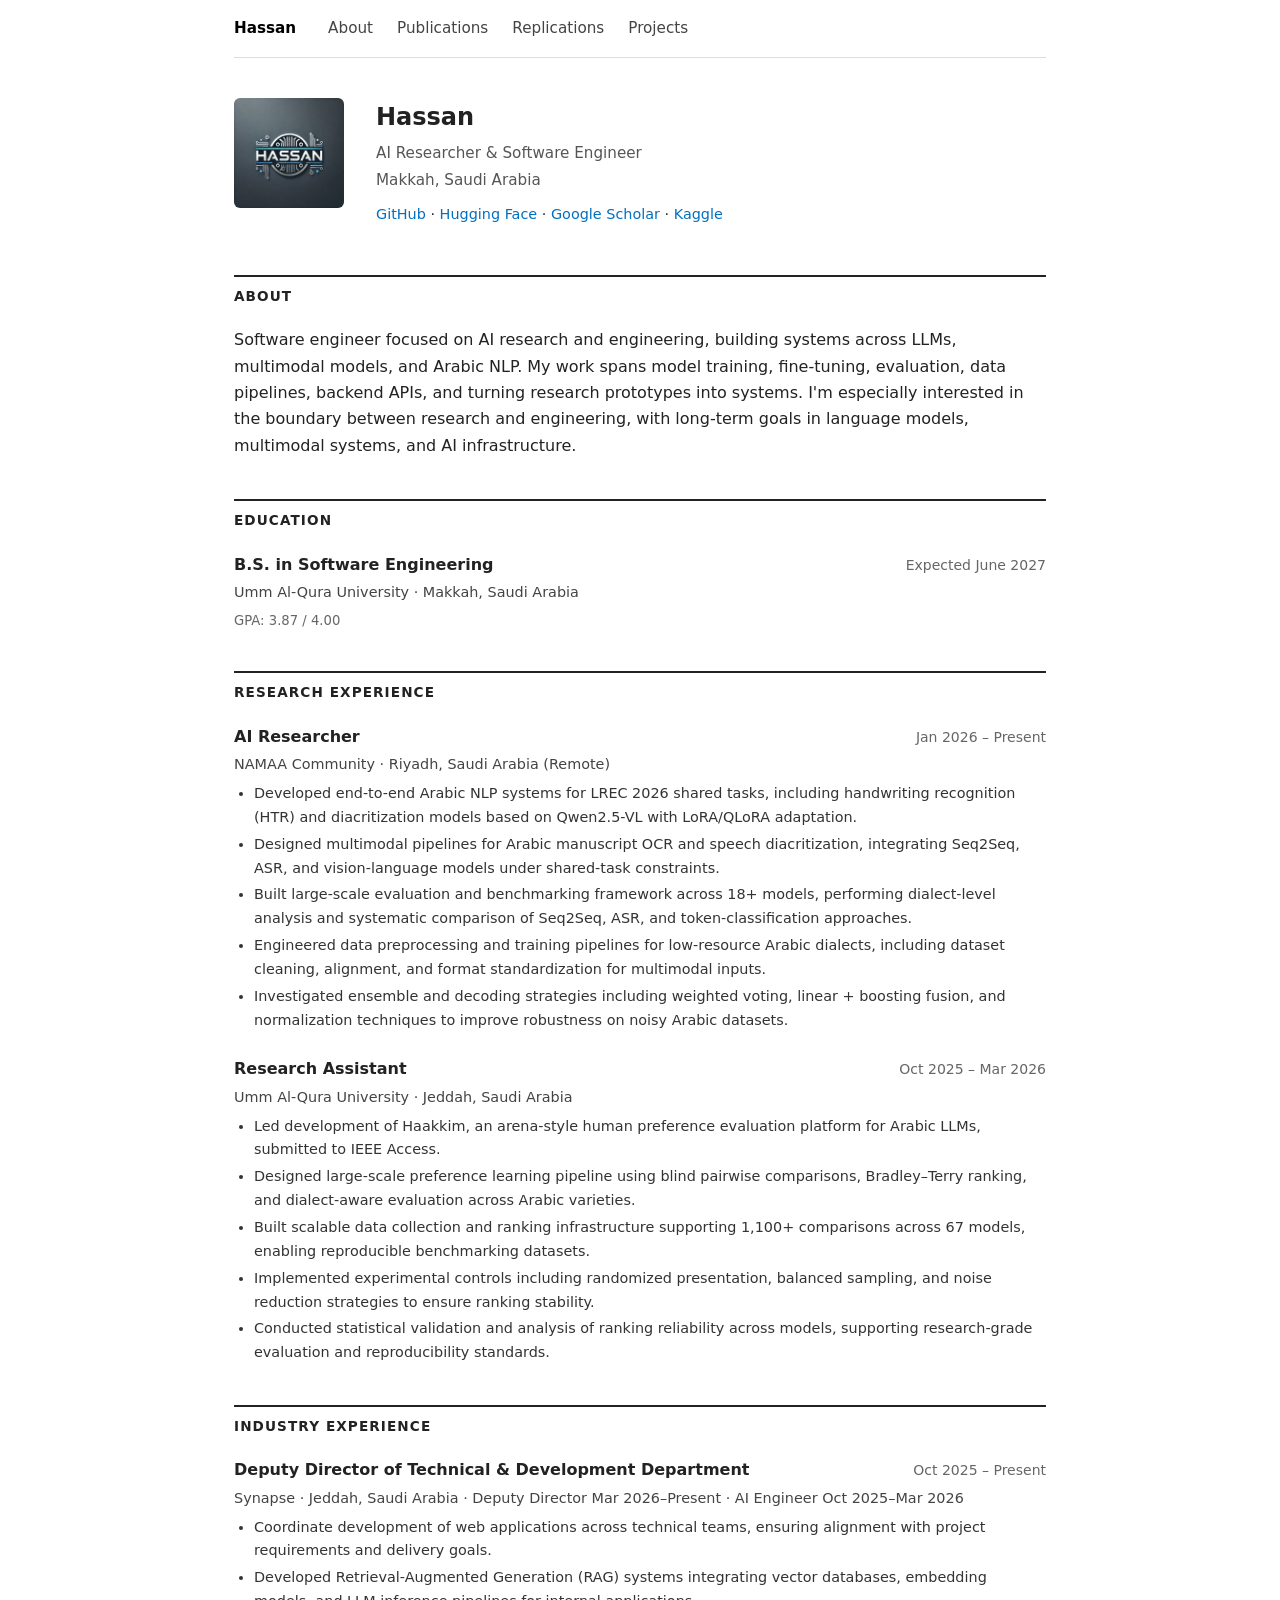
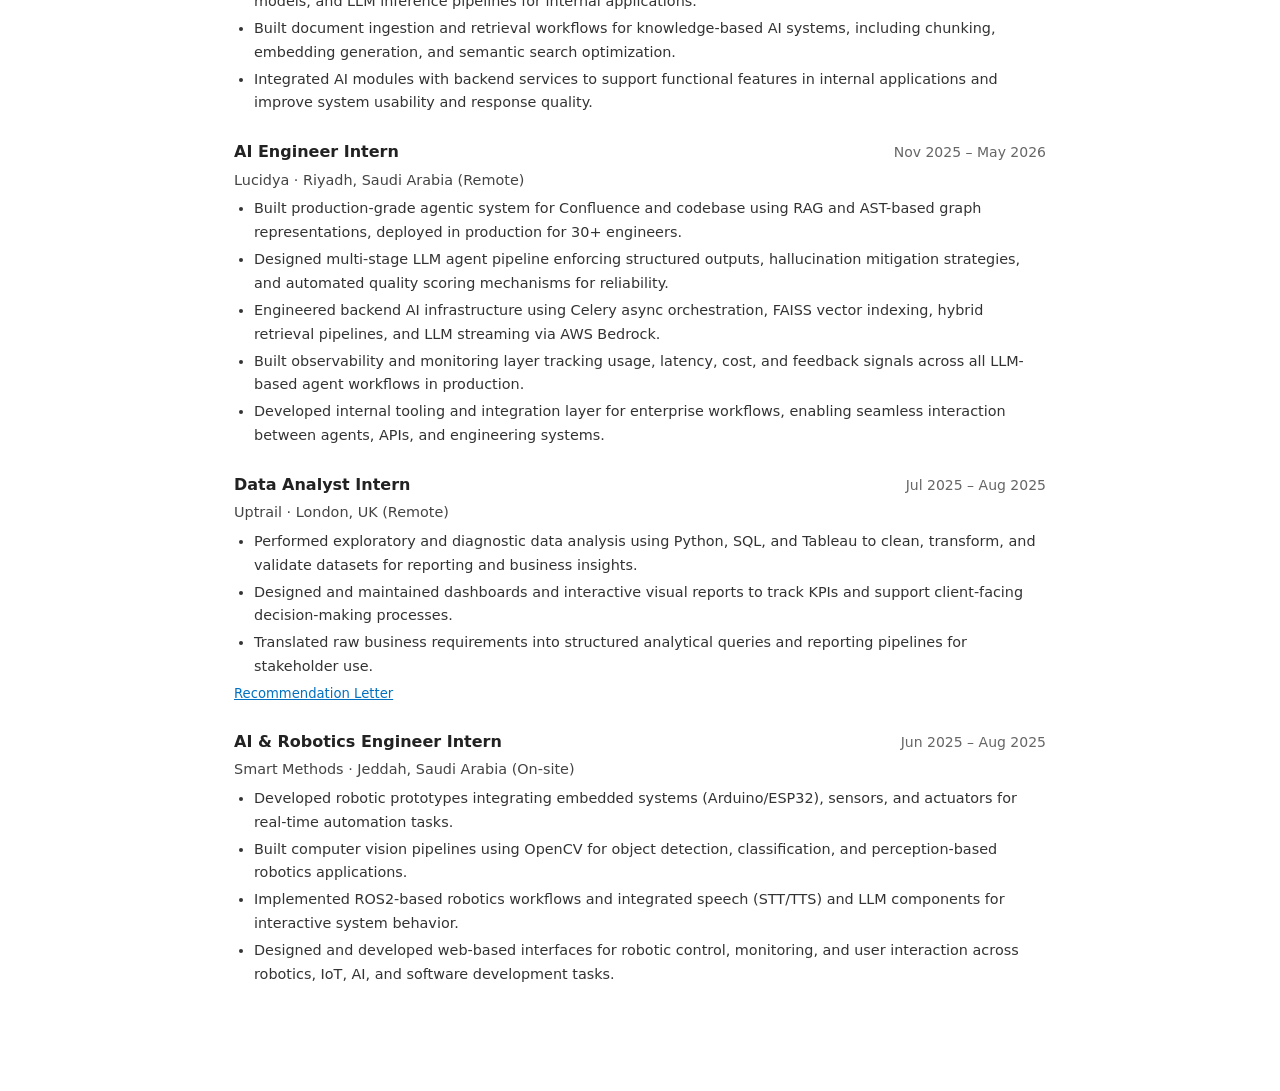
<file: index.html>
<!DOCTYPE html>
<html lang="en">
<head>
  <meta charset="UTF-8">
  <meta name="viewport" content="width=device-width, initial-scale=1.0">
  <title>Hassan</title>
  <link rel="icon" href="logo.png" type="image/png">
  <link rel="apple-touch-icon" href="logo.png">
  <link rel="stylesheet" href="styles.css">
</head>
<body>

<nav>
  <a class="site-name" href="index.html">Hassan</a>
  <a href="index.html">About</a>
  <a href="publications.html">Publications</a>
  <a href="replications.html">Replications</a>
  <a href="projects.html">Projects</a>
</nav>

<header class="profile">
  <img src="logo.png" alt="Hassan">
  <div class="profile-info">
    <h1>Hassan</h1>
    <p class="subtitle">AI Researcher &amp; Software Engineer</p>
    <p class="subtitle">Makkah, Saudi Arabia</p>
    <p class="profile-links">
      <a href="https://github.com/HasanBGIt" target="_blank" rel="noopener noreferrer">GitHub</a> ·
      <a href="https://huggingface.co/HassanB4" target="_blank" rel="noopener noreferrer">Hugging Face</a> ·
      <a href="https://scholar.google.com/citations?hl=en&amp;user=2VzOr0kAAAAJ" target="_blank" rel="noopener noreferrer">Google Scholar</a> ·
      <a href="https://www.kaggle.com/hassan45hb" target="_blank" rel="noopener noreferrer">Kaggle</a>
    </p>
  </div>
</header>

<section id="about">
  <h2>About</h2>
  <p>Software engineer focused on AI research and engineering, building systems across LLMs, multimodal models, and Arabic NLP. My work spans model training, fine-tuning, evaluation, data pipelines, backend APIs, and turning research prototypes into systems. I'm especially interested in the boundary between research and engineering, with long-term goals in language models, multimodal systems, and AI infrastructure.</p>
</section>

<section id="education">
  <h2>Education</h2>
  <div class="entry">
    <div class="entry-header">
      <h3>B.S. in Software Engineering</h3>
      <span class="date">Expected June 2027</span>
    </div>
    <p class="org">Umm Al-Qura University · Makkah, Saudi Arabia</p>
    <p class="note">GPA: 3.87 / 4.00</p>
  </div>
</section>

<section id="research">
  <h2>Research Experience</h2>

  <div class="entry">
    <div class="entry-header">
      <h3>AI Researcher</h3>
      <span class="date">Jan 2026 – Present</span>
    </div>
    <p class="org">NAMAA Community · Riyadh, Saudi Arabia (Remote)</p>
    <ul>
      <li>Developed end-to-end Arabic NLP systems for LREC 2026 shared tasks, including handwriting recognition (HTR) and diacritization models based on Qwen2.5-VL with LoRA/QLoRA adaptation.</li>
      <li>Designed multimodal pipelines for Arabic manuscript OCR and speech diacritization, integrating Seq2Seq, ASR, and vision-language models under shared-task constraints.</li>
      <li>Built large-scale evaluation and benchmarking framework across 18+ models, performing dialect-level analysis and systematic comparison of Seq2Seq, ASR, and token-classification approaches.</li>
      <li>Engineered data preprocessing and training pipelines for low-resource Arabic dialects, including dataset cleaning, alignment, and format standardization for multimodal inputs.</li>
      <li>Investigated ensemble and decoding strategies including weighted voting, linear + boosting fusion, and normalization techniques to improve robustness on noisy Arabic datasets.</li>
    </ul>
  </div>

  <div class="entry">
    <div class="entry-header">
      <h3>Research Assistant</h3>
      <span class="date">Oct 2025 – Mar 2026</span>
    </div>
    <p class="org">Umm Al-Qura University · Jeddah, Saudi Arabia</p>
    <ul>
      <li>Led development of Haakkim, an arena-style human preference evaluation platform for Arabic LLMs, submitted to IEEE Access.</li>
      <li>Designed large-scale preference learning pipeline using blind pairwise comparisons, Bradley–Terry ranking, and dialect-aware evaluation across Arabic varieties.</li>
      <li>Built scalable data collection and ranking infrastructure supporting 1,100+ comparisons across 67 models, enabling reproducible benchmarking datasets.</li>
      <li>Implemented experimental controls including randomized presentation, balanced sampling, and noise reduction strategies to ensure ranking stability.</li>
      <li>Conducted statistical validation and analysis of ranking reliability across models, supporting research-grade evaluation and reproducibility standards.</li>
    </ul>
  </div>
</section>

<section id="industry">
  <h2>Industry Experience</h2>

  <div class="entry">
    <div class="entry-header">
      <h3>Deputy Director of Technical &amp; Development Department</h3>
      <span class="date">Oct 2025 – Present</span>
    </div>
    <p class="org">Synapse · Jeddah, Saudi Arabia · Deputy Director Mar 2026–Present · AI Engineer Oct 2025–Mar 2026</p>
    <ul>
      <li>Coordinate development of web applications across technical teams, ensuring alignment with project requirements and delivery goals.</li>
      <li>Developed Retrieval-Augmented Generation (RAG) systems integrating vector databases, embedding models, and LLM inference pipelines for internal applications.</li>
      <li>Built document ingestion and retrieval workflows for knowledge-based AI systems, including chunking, embedding generation, and semantic search optimization.</li>
      <li>Integrated AI modules with backend services to support functional features in internal applications and improve system usability and response quality.</li>
    </ul>
  </div>

  <div class="entry">
    <div class="entry-header">
      <h3>AI Engineer Intern</h3>
      <span class="date">Nov 2025 – May 2026</span>
    </div>
    <p class="org">Lucidya · Riyadh, Saudi Arabia (Remote)</p>
    <ul>
      <li>Built production-grade agentic system for Confluence and codebase using RAG and AST-based graph representations, deployed in production for 30+ engineers.</li>
      <li>Designed multi-stage LLM agent pipeline enforcing structured outputs, hallucination mitigation strategies, and automated quality scoring mechanisms for reliability.</li>
      <li>Engineered backend AI infrastructure using Celery async orchestration, FAISS vector indexing, hybrid retrieval pipelines, and LLM streaming via AWS Bedrock.</li>
      <li>Built observability and monitoring layer tracking usage, latency, cost, and feedback signals across all LLM-based agent workflows in production.</li>
      <li>Developed internal tooling and integration layer for enterprise workflows, enabling seamless interaction between agents, APIs, and engineering systems.</li>
    </ul>
  </div>

  <div class="entry">
    <div class="entry-header">
      <h3>Data Analyst Intern</h3>
      <span class="date">Jul 2025 – Aug 2025</span>
    </div>
    <p class="org">Uptrail · London, UK (Remote)</p>
    <ul>
      <li>Performed exploratory and diagnostic data analysis using Python, SQL, and Tableau to clean, transform, and validate datasets for reporting and business insights.</li>
      <li>Designed and maintained dashboards and interactive visual reports to track KPIs and support client-facing decision-making processes.</li>
      <li>Translated raw business requirements into structured analytical queries and reporting pipelines for stakeholder use.</li>
    </ul>
    <p class="note"><a href="https://drive.google.com/file/d/1MT1BZYHqZcvKfMhM3AVBGndY0aQO_t9o/view" target="_blank" rel="noopener noreferrer">Recommendation Letter</a></p>
  </div>

  <div class="entry">
    <div class="entry-header">
      <h3>AI &amp; Robotics Engineer Intern</h3>
      <span class="date">Jun 2025 – Aug 2025</span>
    </div>
    <p class="org">Smart Methods · Jeddah, Saudi Arabia (On-site)</p>
    <ul>
      <li>Developed robotic prototypes integrating embedded systems (Arduino/ESP32), sensors, and actuators for real-time automation tasks.</li>
      <li>Built computer vision pipelines using OpenCV for object detection, classification, and perception-based robotics applications.</li>
      <li>Implemented ROS2-based robotics workflows and integrated speech (STT/TTS) and LLM components for interactive system behavior.</li>
      <li>Designed and developed web-based interfaces for robotic control, monitoring, and user interaction across robotics, IoT, AI, and software development tasks.</li>
    </ul>
  </div>
</section>


</body>
</html>
</file>
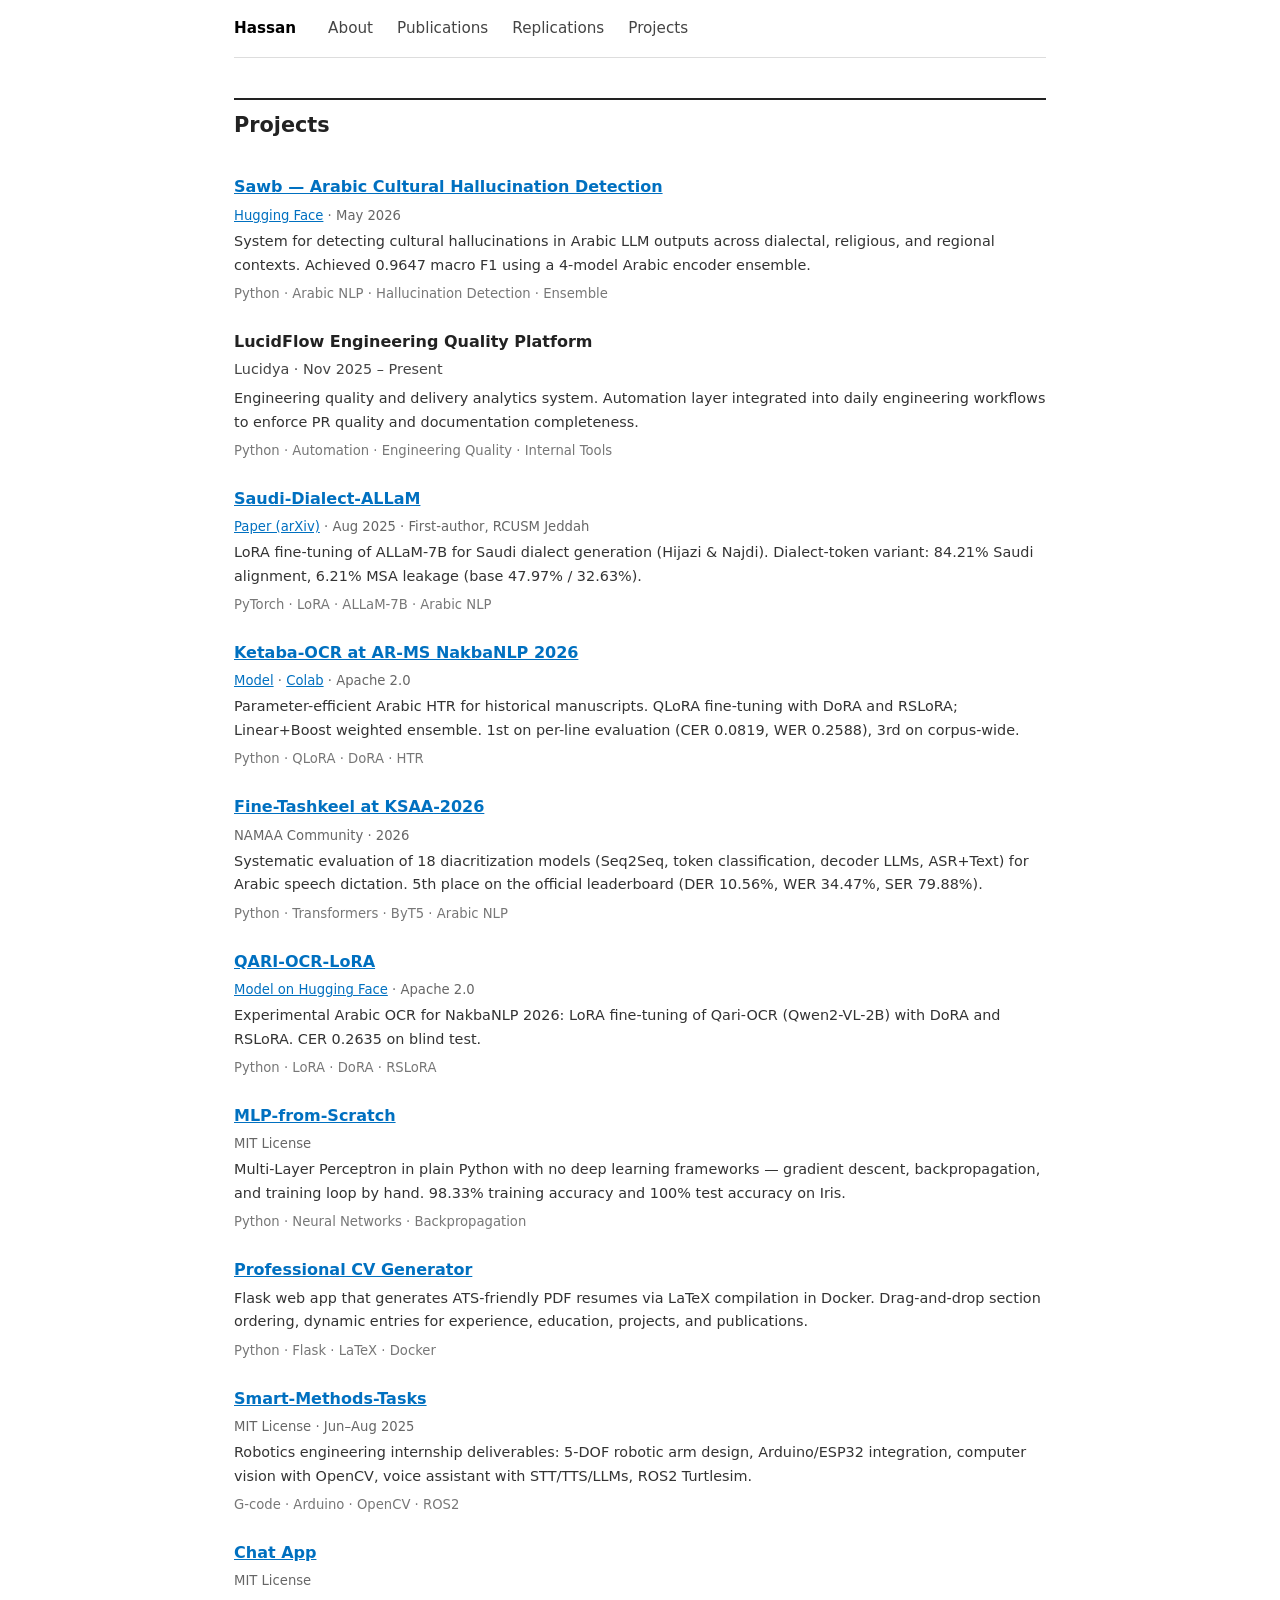
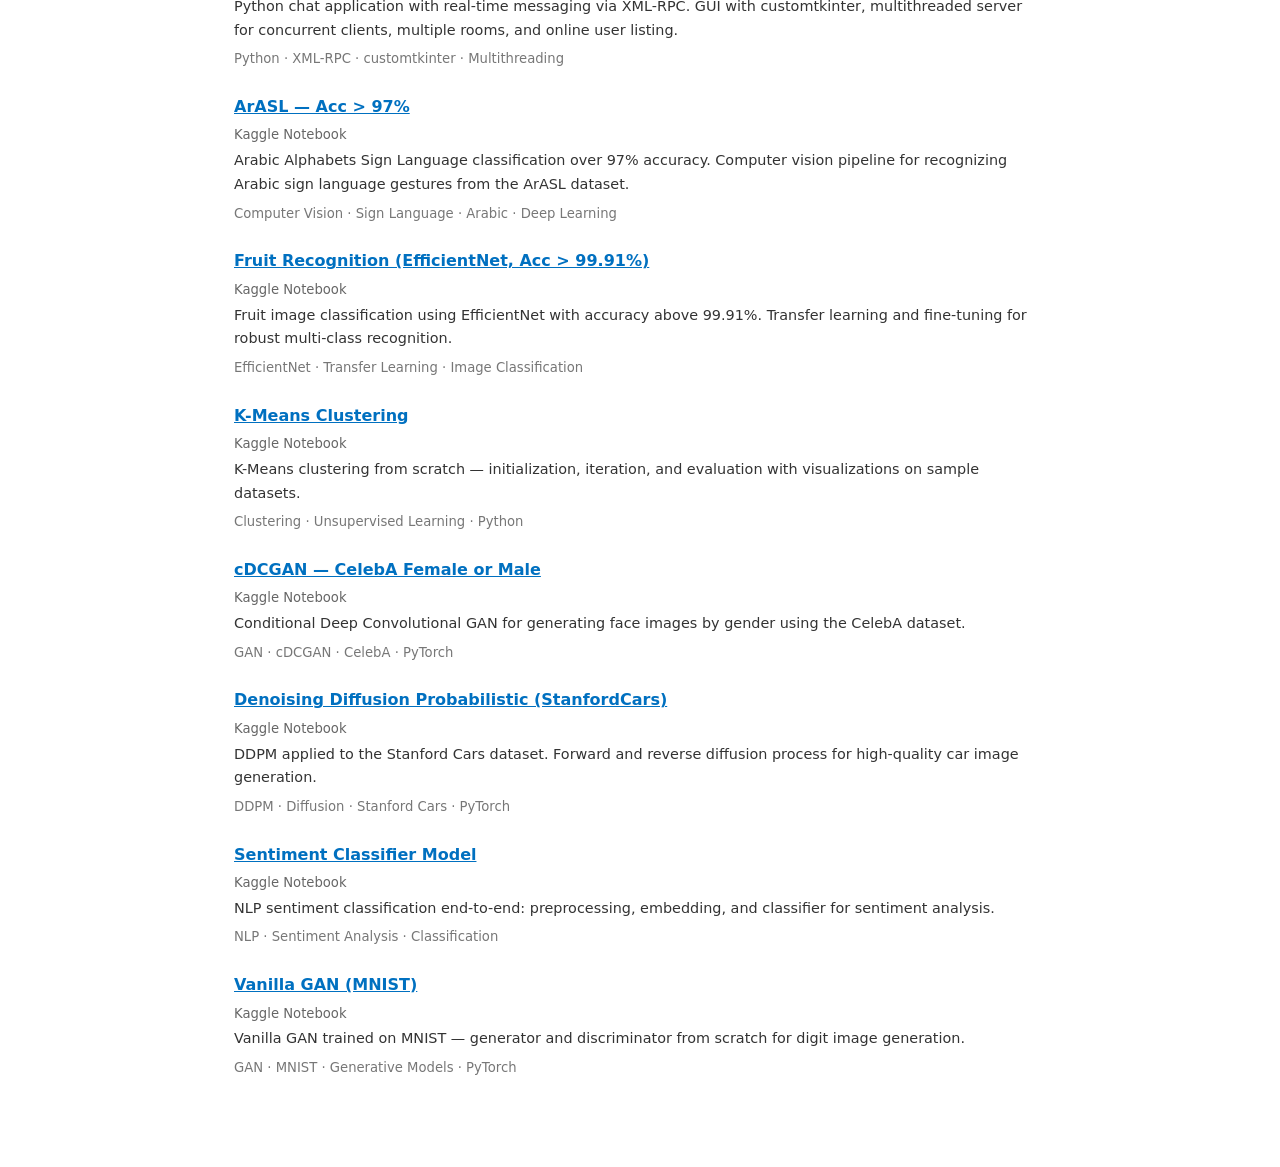
<file: projects.html>
<!DOCTYPE html>
<html lang="en">
<head>
  <meta charset="UTF-8">
  <meta name="viewport" content="width=device-width, initial-scale=1.0">
  <title>Projects — Hassan</title>
  <link rel="icon" href="logo.png" type="image/png">
  <link rel="apple-touch-icon" href="logo.png">
  <link rel="stylesheet" href="styles.css">
</head>
<body>

<nav>
  <a class="site-name" href="index.html">Hassan</a>
  <a href="index.html">About</a>
  <a href="publications.html">Publications</a>
  <a href="replications.html">Replications</a>
  <a href="projects.html">Projects</a>
</nav>

<h2 class="page-title">Projects</h2>

<div class="entry">
  <h3><a href="https://github.com/HasanBGIt/Sawb" target="_blank" rel="noopener noreferrer">Sawb — Arabic Cultural Hallucination Detection</a></h3>
  <p class="note"><a href="https://huggingface.co/collections/HassanB4/sawb-arabic-cultural-hallucination-detection" target="_blank" rel="noopener noreferrer">Hugging Face</a> · May 2026</p>
  <p>System for detecting cultural hallucinations in Arabic LLM outputs across dialectal, religious, and regional contexts. Achieved 0.9647 macro F1 using a 4-model Arabic encoder ensemble.</p>
  <p class="tags">Python · Arabic NLP · Hallucination Detection · Ensemble</p>
</div>

<div class="entry">
  <h3>LucidFlow Engineering Quality Platform</h3>
  <p class="org">Lucidya · Nov 2025 – Present</p>
  <p>Engineering quality and delivery analytics system. Automation layer integrated into daily engineering workflows to enforce PR quality and documentation completeness.</p>
  <p class="tags">Python · Automation · Engineering Quality · Internal Tools</p>
</div>

<div class="entry">
  <h3><a href="https://github.com/HasanBGIt/Saudi-Dialect-ALLaM" target="_blank" rel="noopener noreferrer">Saudi-Dialect-ALLaM</a></h3>
  <p class="note"><a href="https://www.arxiv.org/abs/2508.13525" target="_blank" rel="noopener noreferrer">Paper (arXiv)</a> · Aug 2025 · First-author, RCUSM Jeddah</p>
  <p>LoRA fine-tuning of ALLaM-7B for Saudi dialect generation (Hijazi &amp; Najdi). Dialect-token variant: 84.21% Saudi alignment, 6.21% MSA leakage (base 47.97% / 32.63%).</p>
  <p class="tags">PyTorch · LoRA · ALLaM-7B · Arabic NLP</p>
</div>

<div class="entry">
  <h3><a href="https://github.com/HasanBGIt/Ketaba-OCR-LoRA" target="_blank" rel="noopener noreferrer">Ketaba-OCR at AR-MS NakbaNLP 2026</a></h3>
  <p class="note"><a href="https://huggingface.co/HassanB4/Ketaba-OCR-LoRA" target="_blank" rel="noopener noreferrer">Model</a> · <a href="https://colab.research.google.com/drive/1eKVDxrgMlyBLhDnW_0Gdm2kHC1153N7j?usp=sharing" target="_blank" rel="noopener noreferrer">Colab</a> · Apache 2.0</p>
  <p>Parameter-efficient Arabic HTR for historical manuscripts. QLoRA fine-tuning with DoRA and RSLoRA; Linear+Boost weighted ensemble. 1st on per-line evaluation (CER 0.0819, WER 0.2588), 3rd on corpus-wide.</p>
  <p class="tags">Python · QLoRA · DoRA · HTR</p>
</div>

<div class="entry">
  <h3><a href="https://github.com/HasanBGIt/KSAA2026-Fine-Tashkeel" target="_blank" rel="noopener noreferrer">Fine-Tashkeel at KSAA-2026</a></h3>
  <p class="note">NAMAA Community · 2026</p>
  <p>Systematic evaluation of 18 diacritization models (Seq2Seq, token classification, decoder LLMs, ASR+Text) for Arabic speech dictation. 5th place on the official leaderboard (DER 10.56%, WER 34.47%, SER 79.88%).</p>
  <p class="tags">Python · Transformers · ByT5 · Arabic NLP</p>
</div>

<div class="entry">
  <h3><a href="https://github.com/HasanBGIt/QARI-OCR-LoRA" target="_blank" rel="noopener noreferrer">QARI-OCR-LoRA</a></h3>
  <p class="note"><a href="https://huggingface.co/HassanB4/Qari-OCR-LoRA" target="_blank" rel="noopener noreferrer">Model on Hugging Face</a> · Apache 2.0</p>
  <p>Experimental Arabic OCR for NakbaNLP 2026: LoRA fine-tuning of Qari-OCR (Qwen2-VL-2B) with DoRA and RSLoRA. CER 0.2635 on blind test.</p>
  <p class="tags">Python · LoRA · DoRA · RSLoRA</p>
</div>

<div class="entry">
  <h3><a href="https://github.com/HasanBGIt/MLP-from-Scratch" target="_blank" rel="noopener noreferrer">MLP-from-Scratch</a></h3>
  <p class="note">MIT License</p>
  <p>Multi-Layer Perceptron in plain Python with no deep learning frameworks — gradient descent, backpropagation, and training loop by hand. 98.33% training accuracy and 100% test accuracy on Iris.</p>
  <p class="tags">Python · Neural Networks · Backpropagation</p>
</div>

<div class="entry">
  <h3><a href="https://github.com/HasanBGIt/CV-Website" target="_blank" rel="noopener noreferrer">Professional CV Generator</a></h3>
  <p>Flask web app that generates ATS-friendly PDF resumes via LaTeX compilation in Docker. Drag-and-drop section ordering, dynamic entries for experience, education, projects, and publications.</p>
  <p class="tags">Python · Flask · LaTeX · Docker</p>
</div>

<div class="entry">
  <h3><a href="https://github.com/HasanBGIt/Smart-Methods-Tasks" target="_blank" rel="noopener noreferrer">Smart-Methods-Tasks</a></h3>
  <p class="note">MIT License · Jun–Aug 2025</p>
  <p>Robotics engineering internship deliverables: 5-DOF robotic arm design, Arduino/ESP32 integration, computer vision with OpenCV, voice assistant with STT/TTS/LLMs, ROS2 Turtlesim.</p>
  <p class="tags">G-code · Arduino · OpenCV · ROS2</p>
</div>

<div class="entry">
  <h3><a href="https://github.com/HasanBGIt/Chat_App" target="_blank" rel="noopener noreferrer">Chat App</a></h3>
  <p class="note">MIT License</p>
  <p>Python chat application with real-time messaging via XML-RPC. GUI with customtkinter, multithreaded server for concurrent clients, multiple rooms, and online user listing.</p>
  <p class="tags">Python · XML-RPC · customtkinter · Multithreading</p>
</div>

<div class="entry">
  <h3><a href="https://www.kaggle.com/code/hassan45hb/arasl-acc-97" target="_blank" rel="noopener noreferrer">ArASL — Acc &gt; 97%</a></h3>
  <p class="note">Kaggle Notebook</p>
  <p>Arabic Alphabets Sign Language classification over 97% accuracy. Computer vision pipeline for recognizing Arabic sign language gestures from the ArASL dataset.</p>
  <p class="tags">Computer Vision · Sign Language · Arabic · Deep Learning</p>
</div>

<div class="entry">
  <h3><a href="https://www.kaggle.com/code/hassan45hb/fruit-recognition-efficientnet-acc-99-91" target="_blank" rel="noopener noreferrer">Fruit Recognition (EfficientNet, Acc &gt; 99.91%)</a></h3>
  <p class="note">Kaggle Notebook</p>
  <p>Fruit image classification using EfficientNet with accuracy above 99.91%. Transfer learning and fine-tuning for robust multi-class recognition.</p>
  <p class="tags">EfficientNet · Transfer Learning · Image Classification</p>
</div>

<div class="entry">
  <h3><a href="https://www.kaggle.com/code/hassan45hb/k-means-clustering" target="_blank" rel="noopener noreferrer">K-Means Clustering</a></h3>
  <p class="note">Kaggle Notebook</p>
  <p>K-Means clustering from scratch — initialization, iteration, and evaluation with visualizations on sample datasets.</p>
  <p class="tags">Clustering · Unsupervised Learning · Python</p>
</div>

<div class="entry">
  <h3><a href="https://www.kaggle.com/code/hassan45hb/cdcgan-celeba-female-or-male" target="_blank" rel="noopener noreferrer">cDCGAN — CelebA Female or Male</a></h3>
  <p class="note">Kaggle Notebook</p>
  <p>Conditional Deep Convolutional GAN for generating face images by gender using the CelebA dataset.</p>
  <p class="tags">GAN · cDCGAN · CelebA · PyTorch</p>
</div>

<div class="entry">
  <h3><a href="https://www.kaggle.com/code/hassan45hb/denoising-diffusion-probabilistic-stanfordcars" target="_blank" rel="noopener noreferrer">Denoising Diffusion Probabilistic (StanfordCars)</a></h3>
  <p class="note">Kaggle Notebook</p>
  <p>DDPM applied to the Stanford Cars dataset. Forward and reverse diffusion process for high-quality car image generation.</p>
  <p class="tags">DDPM · Diffusion · Stanford Cars · PyTorch</p>
</div>

<div class="entry">
  <h3><a href="https://www.kaggle.com/code/hassan45hb/sentiment-classifier-model" target="_blank" rel="noopener noreferrer">Sentiment Classifier Model</a></h3>
  <p class="note">Kaggle Notebook</p>
  <p>NLP sentiment classification end-to-end: preprocessing, embedding, and classifier for sentiment analysis.</p>
  <p class="tags">NLP · Sentiment Analysis · Classification</p>
</div>

<div class="entry">
  <h3><a href="https://www.kaggle.com/code/hassan45hb/vanilla-gan-mnist" target="_blank" rel="noopener noreferrer">Vanilla GAN (MNIST)</a></h3>
  <p class="note">Kaggle Notebook</p>
  <p>Vanilla GAN trained on MNIST — generator and discriminator from scratch for digit image generation.</p>
  <p class="tags">GAN · MNIST · Generative Models · PyTorch</p>
</div>

</body>
</html>
</file>
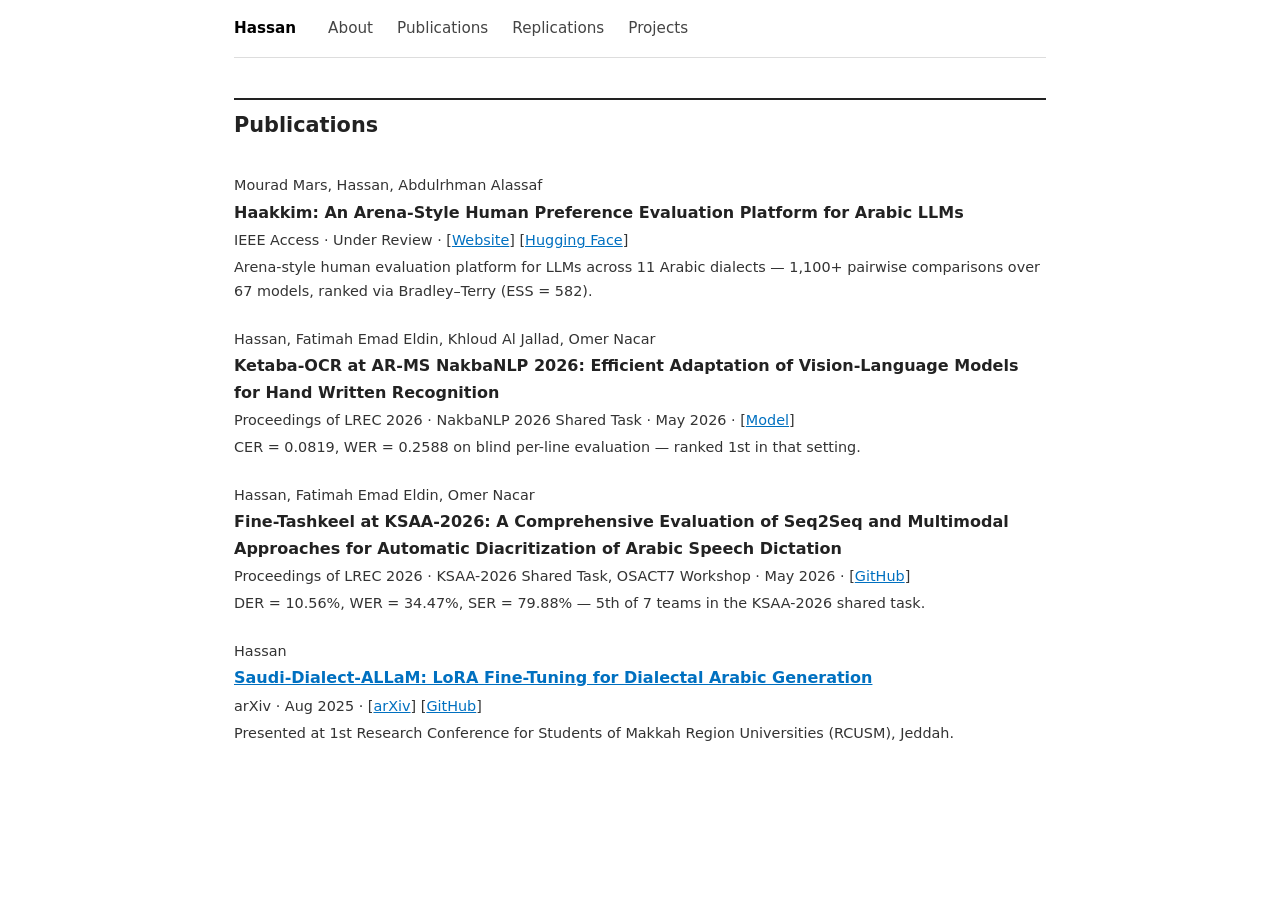
<file: publications.html>
<!DOCTYPE html>
<html lang="en">
<head>
  <meta charset="UTF-8">
  <meta name="viewport" content="width=device-width, initial-scale=1.0">
  <title>Publications — Hassan</title>
  <link rel="icon" href="logo.png" type="image/png">
  <link rel="apple-touch-icon" href="logo.png">
  <link rel="stylesheet" href="styles.css">
</head>
<body>

<nav>
  <a class="site-name" href="index.html">Hassan</a>
  <a href="index.html">About</a>
  <a href="publications.html">Publications</a>
  <a href="replications.html">Replications</a>
  <a href="projects.html">Projects</a>
</nav>

<h2 class="page-title">Publications</h2>

<div class="entry">
  <p class="pub-authors">Mourad Mars, Hassan, Abdulrhman Alassaf</p>
  <h3>Haakkim: An Arena-Style Human Preference Evaluation Platform for Arabic LLMs</h3>
  <p class="pub-meta">IEEE Access · Under Review · [<a href="https://haakkim.tech/" target="_blank" rel="noopener noreferrer">Website</a>] [<a href="https://huggingface.co/datasets/Haakkim/Haakkim-1.0v" target="_blank" rel="noopener noreferrer">Hugging Face</a>]</p>
  <p class="pub-venue">Arena-style human evaluation platform for LLMs across 11 Arabic dialects — 1,100+ pairwise comparisons over 67 models, ranked via Bradley–Terry (ESS = 582).</p>
</div>

<div class="entry">
  <p class="pub-authors">Hassan, Fatimah Emad Eldin, Khloud Al Jallad, Omer Nacar</p>
  <h3>Ketaba-OCR at AR-MS NakbaNLP 2026: Efficient Adaptation of Vision-Language Models for Hand Written Recognition</h3>
  <p class="pub-meta">Proceedings of LREC 2026 · NakbaNLP 2026 Shared Task · May 2026 · [<a href="https://huggingface.co/HassanB4/Ketaba-OCR-LoRA" target="_blank" rel="noopener noreferrer">Model</a>]</p>
  <p class="pub-venue">CER = 0.0819, WER = 0.2588 on blind per-line evaluation — ranked 1st in that setting.</p>
</div>

<div class="entry">
  <p class="pub-authors">Hassan, Fatimah Emad Eldin, Omer Nacar</p>
  <h3>Fine-Tashkeel at KSAA-2026: A Comprehensive Evaluation of Seq2Seq and Multimodal Approaches for Automatic Diacritization of Arabic Speech Dictation</h3>
  <p class="pub-meta">Proceedings of LREC 2026 · KSAA-2026 Shared Task, OSACT7 Workshop · May 2026 · [<a href="https://github.com/HasanBGIt/KSAA2026-Fine-Tashkeel" target="_blank" rel="noopener noreferrer">GitHub</a>]</p>
  <p class="pub-venue">DER = 10.56%, WER = 34.47%, SER = 79.88% — 5th of 7 teams in the KSAA-2026 shared task.</p>
</div>

<div class="entry">
  <p class="pub-authors">Hassan</p>
  <h3><a href="https://www.arxiv.org/abs/2508.13525" target="_blank" rel="noopener noreferrer">Saudi-Dialect-ALLaM: LoRA Fine-Tuning for Dialectal Arabic Generation</a></h3>
  <p class="pub-meta">arXiv · Aug 2025 · [<a href="https://www.arxiv.org/abs/2508.13525" target="_blank" rel="noopener noreferrer">arXiv</a>] [<a href="https://github.com/HasanBGIt/Saudi-Dialect-ALLaM" target="_blank" rel="noopener noreferrer">GitHub</a>]</p>
  <p class="pub-venue">Presented at 1st Research Conference for Students of Makkah Region Universities (RCUSM), Jeddah.</p>
</div>

</body>
</html>
</file>
<file: styles.css>
*, *::before, *::after { box-sizing: border-box; margin: 0; padding: 0; }

body {
  font-family: system-ui, -apple-system, BlinkMacSystemFont, "Segoe UI", sans-serif;
  font-size: 16px;
  line-height: 1.65;
  color: #222;
  background: #fff;
  max-width: 860px;
  margin: 0 auto;
  padding: 0 1.5rem 4rem;
}

/* ── Navigation ── */
nav {
  display: flex;
  align-items: center;
  gap: 1.5rem;
  padding: 1rem 0;
  border-bottom: 1px solid #ddd;
  margin-bottom: 2.5rem;
}

nav a {
  text-decoration: none;
  color: #444;
  font-size: 0.95rem;
}

nav a:hover { color: #000; text-decoration: underline; }

nav .site-name {
  font-weight: 700;
  color: #000;
  margin-right: 0.5rem;
}

/* ── Profile header ── */
.profile {
  display: flex;
  gap: 2rem;
  align-items: flex-start;
  margin-bottom: 3rem;
}

.profile img {
  width: 110px;
  height: 110px;
  border-radius: 6px;
  object-fit: cover;
  flex-shrink: 0;
}

.profile-info h1 {
  font-size: 1.5rem;
  font-weight: 700;
  margin-bottom: 0.2rem;
}

.profile-info .subtitle {
  color: #555;
  font-size: 0.95rem;
  margin-bottom: 0.15rem;
}

.profile-links {
  margin-top: 0.6rem;
  font-size: 0.9rem;
}

.profile-links a {
  color: #0070c0;
  text-decoration: none;
}

.profile-links a:hover { text-decoration: underline; }

/* ── Sections ── */
section {
  margin-bottom: 2.5rem;
}

section h2, .page-title {
  font-size: 0.85rem;
  font-weight: 700;
  text-transform: uppercase;
  letter-spacing: 0.08em;
  border-top: 2px solid #222;
  padding-top: 0.5rem;
  margin-bottom: 1.25rem;
}

.page-title {
  font-size: 1.3rem;
  text-transform: none;
  letter-spacing: 0;
  margin-bottom: 2rem;
}

/* ── Entry blocks ── */
.entry {
  margin-bottom: 1.5rem;
}

.entry-header {
  display: flex;
  justify-content: space-between;
  align-items: baseline;
  flex-wrap: wrap;
  gap: 0.25rem;
  margin-bottom: 0.15rem;
}

.entry h3 {
  font-size: 1rem;
  font-weight: 600;
}

.entry .date {
  font-size: 0.875rem;
  color: #666;
  white-space: nowrap;
}

.entry .org {
  font-size: 0.9rem;
  color: #444;
  margin-bottom: 0.3rem;
}

.entry ul {
  margin-left: 1.25rem;
  margin-top: 0.3rem;
  font-size: 0.9rem;
  color: #333;
}

.entry ul li { margin-bottom: 0.2rem; }

.entry p { font-size: 0.9rem; color: #333; margin-top: 0.2rem; }

.entry .note {
  font-size: 0.825rem;
  color: #666;
  margin-top: 0.25rem;
}

.entry .tags {
  font-size: 0.825rem;
  color: #777;
  margin-top: 0.35rem;
}

/* ── Publication entries ── */
.pub-authors {
  font-size: 0.875rem;
  color: #555;
  margin-bottom: 0.1rem;
}

.pub-meta {
  font-size: 0.875rem;
  color: #555;
  margin-top: 0.2rem;
}

.pub-venue {
  font-size: 0.825rem;
  color: #777;
  margin-top: 0.15rem;
}

/* ── Skills ── */
.skills-row {
  font-size: 0.9rem;
  color: #333;
  margin-bottom: 0.4rem;
}

/* ── Certs list ── */
.cert-list {
  list-style: none;
  font-size: 0.9rem;
  color: #333;
}

.cert-list li { margin-bottom: 0.4rem; }

/* ── Links ── */
a { color: #0070c0; }
a:hover { text-decoration: underline; }

/* ── Responsive ── */
@media (max-width: 600px) {
  .profile { flex-direction: column; gap: 1rem; }
  .profile img { width: 80px; height: 80px; }
  .entry-header { flex-direction: column; }
  .entry .date { color: #555; }
}
</file>
